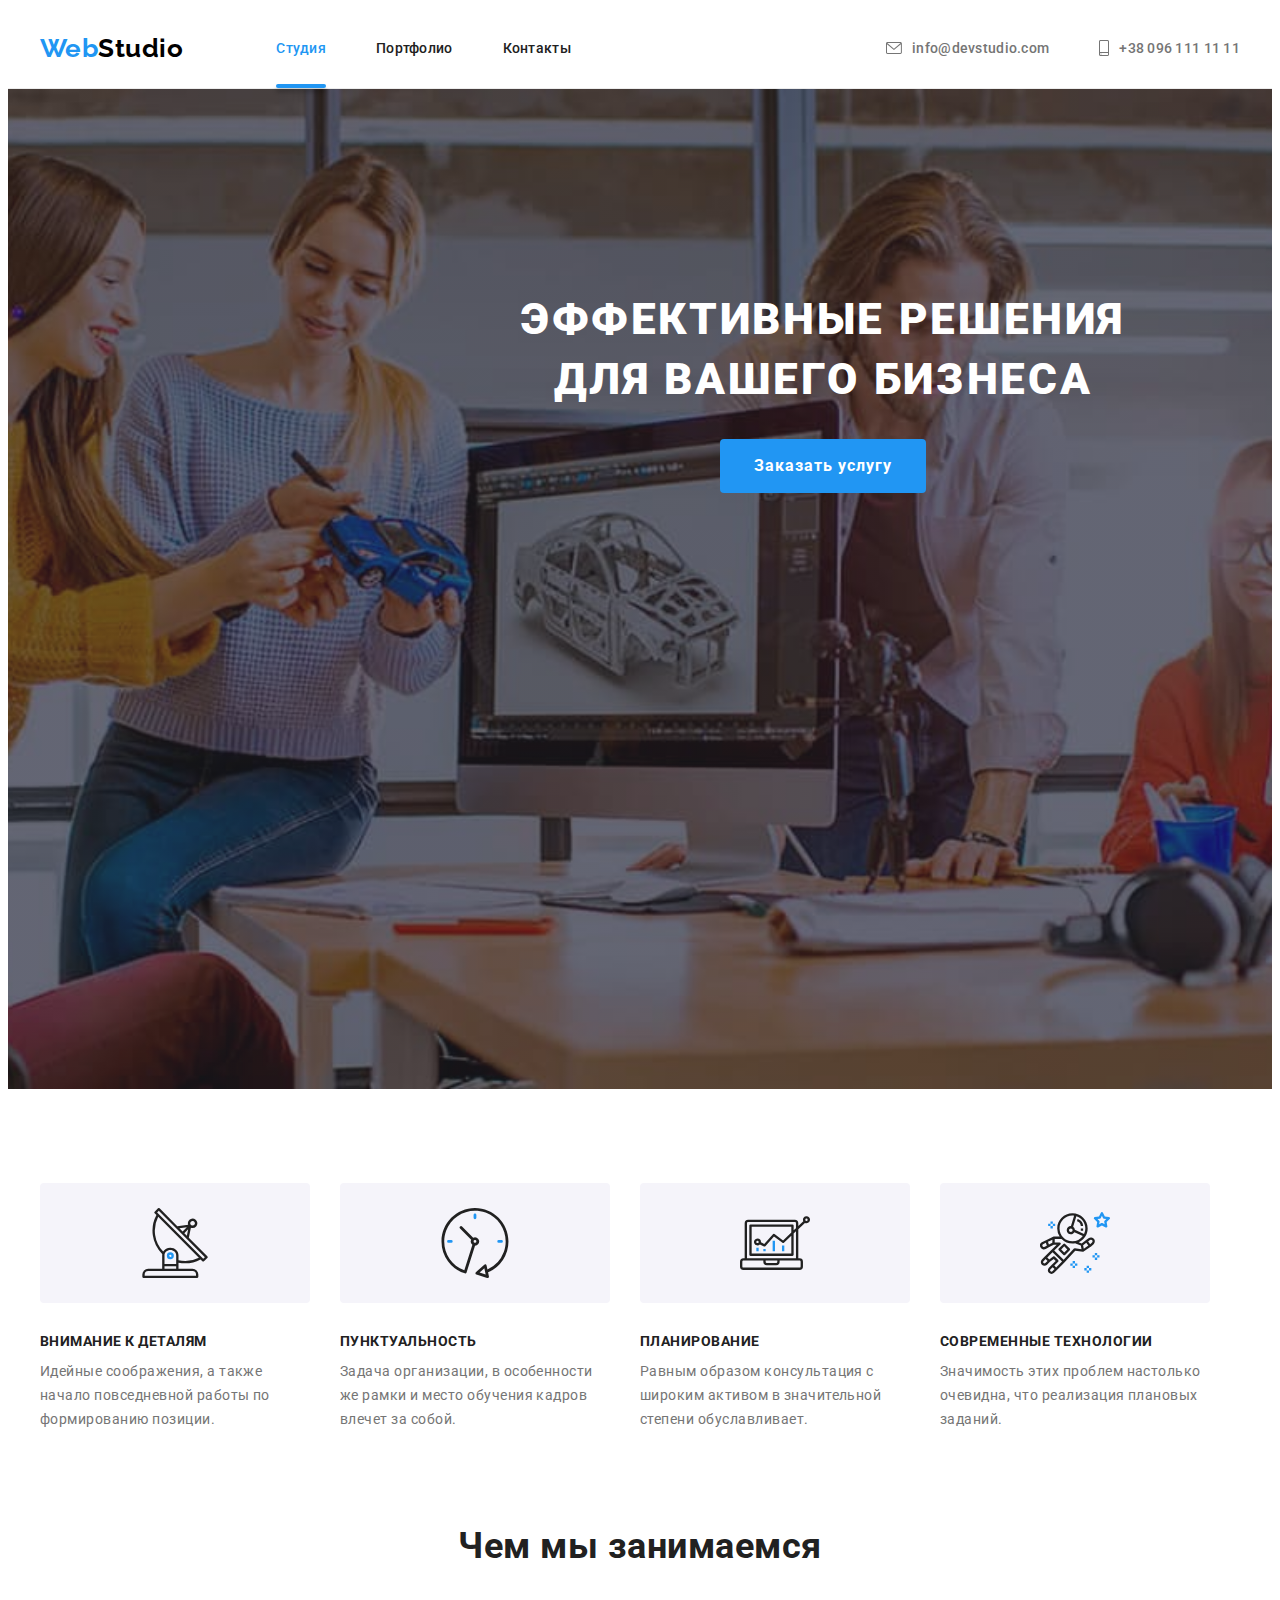
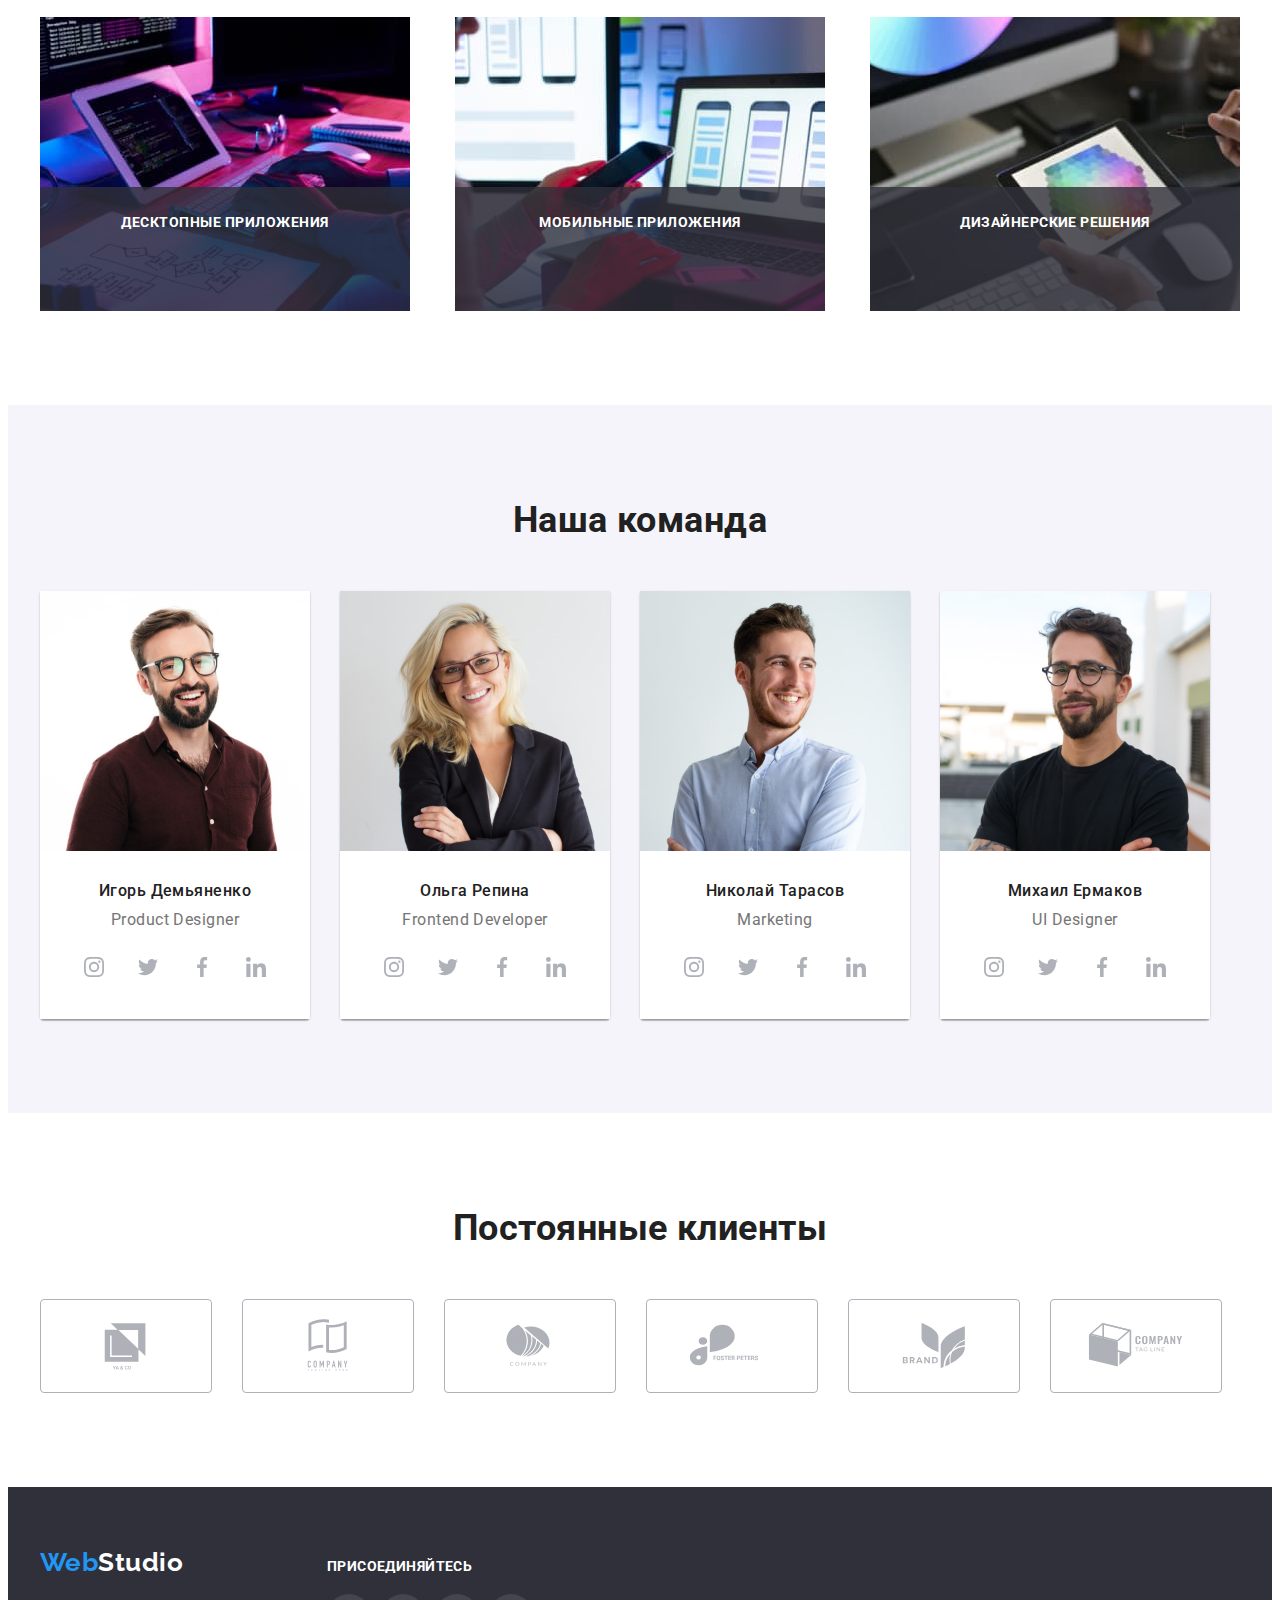
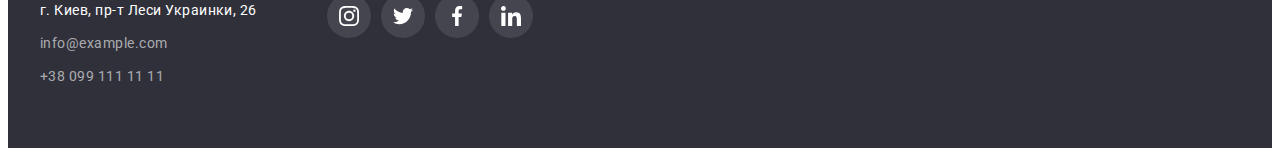
<file: index.html>
<!DOCTYPE html>
<html lang="ru">
  <head>
    <meta charset="UTF-8" />
    <meta http-equiv="X-UA-Compatible" content="IE=edge" />
    <meta name="viewport" content="width=device-width, initial-scale=1.0" />
    <title>WebStudio</title>
    <link rel="preconnect" href="https://fonts.googleapis.com" />
    <link rel="preconnect" href="https://fonts.gstatic.com" crossorigin />
    <link
      href="https://fonts.googleapis.com/css2?family=Raleway:wght@700&family=Roboto:wght@400;500;700;900&display=swap"
      rel="stylesheet"
    />
    <link
      rel="stylesheet"
      href="https://cdnjs.cloudflare.com/ajax/libs/modern-normalize/1.1.0/modern-normalize.min.css"
      integrity="sha512-wpPYUAdjBVSE4KJnH1VR1HeZfpl1ub8YT/NKx4PuQ5NmX2tKuGu6U/JRp5y+Y8XG2tV+wKQpNHVUX03MfMFn9Q=="
      crossorigin="anonymous"
      referrerpolicy="no-referrer"
    />
    <link rel="stylesheet" href="./css/styles.css" />
  </head>
  <body>
    <!-- Шапка -->
    <header class="head">
      <div class="container line">
        <nav class="navigation">
          <a class="logo link" href="./index.html" lang="en"
            ><span class="logo-color logo">Web</span>Studio</a
          >
          <ul class="head-list menu">
            <li class="list">
              <a class="head-title link current" href="./index.html">Студия</a>
            </li>
            <li class="list">
              <a class="head-title link" href="./portfolio.html">Портфолио</a>
            </li>
            <li class="list">
              <a class="head-title link" href="">Контакты</a>
            </li>
          </ul>
        </nav>
        <ul class="head-list">
          <li class="list">
            <a class="tel-mail link" href="mailto:info@devstudio.com">
              <svg class="head-icon" width="16" height="12">
                <use href="./images/icons.svg#icon-envelope"></use>
              </svg>
              info@devstudio.com</a
            >
          </li>
          <li class="list">
            <a class="tel-mail link icon-tel" href="tel:+380961111111">
              <svg class="head-icon" width="10" height="16">
                <use href="./images/icons.svg#icon-smartphone"></use>
              </svg>
              +38 096 111 11 11</a
            >
          </li>
        </ul>
      </div>
    </header>
    <main>
      <!-- Секция герой -->
      <section class="hero">
        <div class="container">
          <h1 class="hero-title">
            Эффективные решения <br />
            для вашего бизнеса
          </h1>
          <button class="hero-button" type="button" data-modal-open>
            Заказать услугу
          </button>
        </div>
      </section>
      <!-- Секция без заголовка -->
      <section class="values section">
        <div class="container">
          <h2 class="visually-hidden">Ценности нашей компании</h2>
          <ul class="values-list">
            <li class="list">
              <div class="values-icons">
                <svg width="70" height="70">
                  <use href="./images/icons.svg#icon-antenna"></use>
                </svg>
              </div>
              <h3 class="values-title sub-title">Внимание к деталям</h3>
              <p class="values-text">
                Идейные соображения, а также начало повседневной работы по
                формированию позиции.
              </p>
            </li>
            <li class="list">
              <div class="values-icons">
                <svg width="70" height="70">
                  <use href="./images/icons.svg#icon-clock"></use>
                </svg>
              </div>
              <h3 class="values-title sub-title">Пунктуальность</h3>
              <p class="values-text">
                Задача организации, в особенности же рамки и место обучения
                кадров влечет за собой.
              </p>
            </li>
            <li class="list">
              <div class="values-icons">
                <svg width="70" height="70">
                  <use href="./images/icons.svg#icon-diagram"></use>
                </svg>
              </div>
              <h3 class="values-title sub-title">Планирование</h3>
              <p class="values-text">
                Равным образом консультация с широким активом в значительной
                степени обуславливает.
              </p>
            </li>
            <li class="list">
              <div class="values-icons">
                <svg width="70" height="70">
                  <use href="./images/icons.svg#icon-astronaut"></use>
                </svg>
              </div>
              <h3 class="values-title sub-title">Современные технологии</h3>
              <p class="values-text">
                Значимость этих проблем настолько очевидна, что реализация
                плановых заданий.
              </p>
            </li>
          </ul>
        </div>
      </section>
      <!-- Чем занимаемся -->
      <section class="doing section">
        <div class="container">
          <h2 class="section-title">Чем мы занимаемся</h2>
          <ul class="doing-list">
            <li class="list">
              <img
                class="image"
                width="370"
                src="./images/img-1-section-2.jpg"
                alt="Изображение работы с планшетом и компьютером"
              />
              <h3 class="doing-title sub-title">Десктопные приложения</h3>
            </li>
            <li class="list">
              <img
                class="image"
                width="370"
                src="./images/img-2-section-2.jpg"
                alt="Изображение работы с ноутбуком и телефоном"
              />
              <h3 class="doing-title sub-title">Мобильные приложения</h3>
            </li>
            <li class="list">
              <img
                class="image"
                width="370"
                src="./images/img-3-section-2.jpg"
                alt="Изображение работы с планшетом"
              />
              <h3 class="doing-title sub-title">Дизайнерские решения</h3>
            </li>
          </ul>
        </div>
      </section>
      <!-- Наша команда -->
      <section class="team section">
        <div class="container">
          <h2 class="section-title">Наша команда</h2>
          <ul class="team-list">
            <li class="list">
              <img
                class="image"
                width="270"
                src="./images/img-product-designer.jpg"
                alt="Фото Игорь Демьяненко"
              />
              <div class="member-description">
                <h3 class="team-member-title">Игорь Демьяненко</h3>
                <p class="team-member-text" lang="en">Product Designer</p>
                <ul class="member-connect">
                  <li class="list">
                    <a
                      class="member-soc link"
                      href="https://www.instagram.com"
                      target="_blank"
                      rel="noopener noreferrer"
                    >
                      <svg class="member-icon" width="20" height="20">
                        <use href="./images/icons.svg#icon-instagram"></use>
                      </svg>
                    </a>
                  </li>
                  <li class="list">
                    <a
                      class="member-soc link"
                      href="https://www.twitter.com"
                      target="_blank"
                      rel="noopener noreferrer"
                    >
                      <svg class="member-icon" width="20" height="20">
                        <use href="./images/icons.svg#icon-twitter"></use>
                      </svg>
                    </a>
                  </li>
                  <li class="list">
                    <a
                      class="member-soc link"
                      href="https://www.facebook.com"
                      target="_blank"
                      rel="noopener noreferrer"
                    >
                      <svg class="member-icon" width="20" height="20">
                        <use href="./images/icons.svg#icon-facebook"></use>
                      </svg>
                    </a>
                  </li>
                  <li class="list">
                    <a
                      class="member-soc link"
                      href="https://www.linkedin.com"
                      target="_blank"
                      rel="noopener noreferrer"
                    >
                      <svg class="member-icon" width="20" height="20">
                        <use href="./images/icons.svg#icon-linkedin"></use>
                      </svg>
                    </a>
                  </li>
                </ul>
              </div>
            </li>
            <li class="list">
              <img
                class="image"
                width="270"
                src="./images/img-frontend-developer.jpg"
                alt="Фото Ольга Репина"
              />
              <div class="member-description">
                <h3 class="team-member-title">Ольга Репина</h3>
                <p class="team-member-text" lang="en">Frontend Developer</p>
                <ul class="member-connect">
                  <li class="list">
                    <a
                      class="member-soc link"
                      href="https://www.instagram.com"
                      target="_blank"
                      rel="noopener noreferrer"
                    >
                      <svg class="member-icon" width="20" height="20">
                        <use href="./images/icons.svg#icon-instagram"></use>
                      </svg>
                    </a>
                  </li>
                  <li class="list">
                    <a
                      class="member-soc link"
                      href="https://www.twitter.com"
                      target="_blank"
                      rel="noopener noreferrer"
                    >
                      <svg class="member-icon" width="20" height="20">
                        <use href="./images/icons.svg#icon-twitter"></use>
                      </svg>
                    </a>
                  </li>
                  <li class="list">
                    <a
                      class="member-soc link"
                      href="https://www.facebook.com"
                      target="_blank"
                      rel="noopener noreferrer"
                    >
                      <svg class="member-icon" width="20" height="20">
                        <use href="./images/icons.svg#icon-facebook"></use>
                      </svg>
                    </a>
                  </li>
                  <li class="list">
                    <a
                      class="member-soc link"
                      href="https://www.linkedin.com"
                      target="_blank"
                      rel="noopener noreferrer"
                    >
                      <svg class="member-icon" width="20" height="20">
                        <use href="./images/icons.svg#icon-linkedin"></use>
                      </svg>
                    </a>
                  </li>
                </ul>
              </div>
            </li>
            <li class="list">
              <img
                class="image"
                width="270"
                src="./images/img-marketing.jpg"
                alt="Фото Николай Тарасов"
              />
              <div class="member-description">
                <h3 class="team-member-title">Николай Тарасов</h3>
                <p class="team-member-text" lang="en">Marketing</p>
                <ul class="member-connect">
                  <li class="list">
                    <a
                      class="member-soc link"
                      href="https://www.instagram.com"
                      target="_blank"
                      rel="noopener noreferrer"
                    >
                      <svg class="member-icon" width="20" height="20">
                        <use href="./images/icons.svg#icon-instagram"></use>
                      </svg>
                    </a>
                  </li>
                  <li class="list">
                    <a
                      class="member-soc link"
                      href="https://www.twitter.com"
                      target="_blank"
                      rel="noopener noreferrer"
                    >
                      <svg class="member-icon" width="20" height="20">
                        <use href="./images/icons.svg#icon-twitter"></use>
                      </svg>
                    </a>
                  </li>
                  <li class="list">
                    <a
                      class="member-soc link"
                      href="https://www.facebook.com"
                      target="_blank"
                      rel="noopener noreferrer"
                    >
                      <svg class="member-icon" width="20" height="20">
                        <use href="./images/icons.svg#icon-facebook"></use>
                      </svg>
                    </a>
                  </li>
                  <li class="list">
                    <a
                      class="member-soc link"
                      href="https://www.linkedin.com"
                      target="_blank"
                      rel="noopener noreferrer"
                    >
                      <svg class="member-icon" width="20" height="20">
                        <use href="./images/icons.svg#icon-linkedin"></use>
                      </svg>
                    </a>
                  </li>
                </ul>
              </div>
            </li>
            <li class="list">
              <img
                class="image"
                width="270"
                src="./images/img-ui-designer.jpg"
                alt="Фото Михаил Ермаков"
              />
              <div class="member-description">
                <h3 class="team-member-title">Михаил Ермаков</h3>
                <p class="team-member-text" lang="en">UI Designer</p>
                <ul class="member-connect">
                  <li class="list">
                    <a
                      class="member-soc link"
                      href="https://www.instagram.com"
                      target="_blank"
                      rel="noopener noreferrer"
                    >
                      <svg class="member-icon" width="20" height="20">
                        <use href="./images/icons.svg#icon-instagram"></use>
                      </svg>
                    </a>
                  </li>
                  <li class="list">
                    <a
                      class="member-soc link"
                      href="https://www.twitter.com"
                      target="_blank"
                      rel="noopener noreferrer"
                    >
                      <svg class="member-icon" width="20" height="20">
                        <use href="./images/icons.svg#icon-twitter"></use>
                      </svg>
                    </a>
                  </li>
                  <li class="list">
                    <a
                      class="member-soc link"
                      href="https://www.facebook.com"
                      target="_blank"
                      rel="noopener noreferrer"
                    >
                      <svg class="member-icon" width="20" height="20">
                        <use href="./images/icons.svg#icon-facebook"></use>
                      </svg>
                    </a>
                  </li>
                  <li class="list">
                    <a
                      class="member-soc link"
                      href="https://www.linkedin.com"
                      target="_blank"
                      rel="noopener noreferrer"
                    >
                      <svg class="member-icon" width="20" height="20">
                        <use href="./images/icons.svg#icon-linkedin"></use>
                      </svg>
                    </a>
                  </li>
                </ul>
              </div>
            </li>
          </ul>
        </div>
      </section>
      <!-- Постоянные клиенты -->
      <section class="section">
        <div class="container">
          <h2 class="section-title">Постоянные клиенты</h2>
          <ul class="client-list">
            <li class="list">
              <a
                class="client link"
                href=""
                target="_blank"
                rel="noopener noreferrer"
              >
                <svg class="client-icon" width="106" height="60">
                  <use href="./images/icons.svg#icon-Logo-1"></use>
                </svg>
              </a>
            </li>
            <li class="list">
              <a
                class="client link"
                href=""
                target="_blank"
                rel="noopener noreferrer"
              >
                <svg class="client-icon" width="106" height="60">
                  <use href="./images/icons.svg#icon-Logo-2"></use>
                </svg>
              </a>
            </li>
            <li class="list">
              <a
                class="client link"
                href=""
                target="_blank"
                rel="noopener noreferrer"
              >
                <svg class="client-icon" width="106" height="60">
                  <use href="./images/icons.svg#icon-Logo-3"></use>
                </svg>
              </a>
            </li>
            <li class="list">
              <a
                class="client link"
                href=""
                target="_blank"
                rel="noopener noreferrer"
              >
                <svg class="client-icon" width="106" height="60">
                  <use href="./images/icons.svg#icon-Logo-4"></use>
                </svg>
              </a>
            </li>
            <li class="list">
              <a
                class="client link"
                href=""
                target="_blank"
                rel="noopener noreferrer"
              >
                <svg class="client-icon" width="106" height="60">
                  <use href="./images/icons.svg#icon-Logo-5"></use>
                </svg>
              </a>
            </li>
            <li class="list">
              <a
                class="client link"
                href=""
                target="_blank"
                rel="noopener noreferrer"
              >
                <svg class="client-icon" width="106" height="60">
                  <use href="./images/icons.svg#icon-Logo-6"></use>
                </svg>
              </a>
            </li>
          </ul>
        </div>
      </section>
    </main>
    <!-- Подвал -->
    <footer class="foot">
      <div class="container">
        <div class="address">
          <a class="logo link" href="./index.html" lang="en"
            ><span class="logo-color logo">Web</span>Studio</a
          >
          <address class="foot-address">
            г. Киев, пр-т Леси Украинки, 26
            <a class="foot-tel-mail" href="mailto:info@example.com"
              >info@example.com</a
            >
            <a class="foot-tel-mail" href="tel:+380991111111"
              >+38 099 111 11 11</a
            >
          </address>
        </div>
        <div class="join">
          <h3 class="join-title">Присоединяйтесь</h3>
          <ul class="join-list">
            <li class="list">
              <a
                class="join-soc link"
                href="https://www.instagram.com"
                target="_blank"
                rel="noopener noreferrer"
              >
                <svg class="join-icon" width="20" height="20">
                  <use href="./images/icons.svg#icon-instagram"></use>
                </svg>
              </a>
            </li>
            <li class="list">
              <a
                class="join-soc link"
                href="https://www.twitter.com"
                target="_blank"
                rel="noopener noreferrer"
              >
                <svg class="join-icon" width="20" height="20">
                  <use href="./images/icons.svg#icon-twitter"></use>
                </svg>
              </a>
            </li>
            <li class="list">
              <a
                class="join-soc link"
                href="https://www.facebook.com"
                target="_blank"
                rel="noopener noreferrer"
              >
                <svg class="join-icon" width="20" height="20">
                  <use href="./images/icons.svg#icon-facebook"></use>
                </svg>
              </a>
            </li>
            <li class="list">
              <a
                class="join-soc link"
                href="https://www.linkedin.com"
                target="_blank"
                rel="noopener noreferrer"
              >
                <svg class="join-icon" width="20" height="20">
                  <use href="./images/icons.svg#icon-linkedin"></use>
                </svg>
              </a>
            </li>
          </ul>
        </div>
      </div>
    </footer>
    <div class="overlay is-hidden" data-modal>
      <div class="modal">
        <button class="modal-button" type="button" data-modal-close>
          <svg width="18" height="18">
            <use href="./images/icons.svg#icon-close"></use>
          </svg>
        </button>
      </div>
    </div>
    <script src="./js/modal.js"></script>
  </body>
</html>
</file>
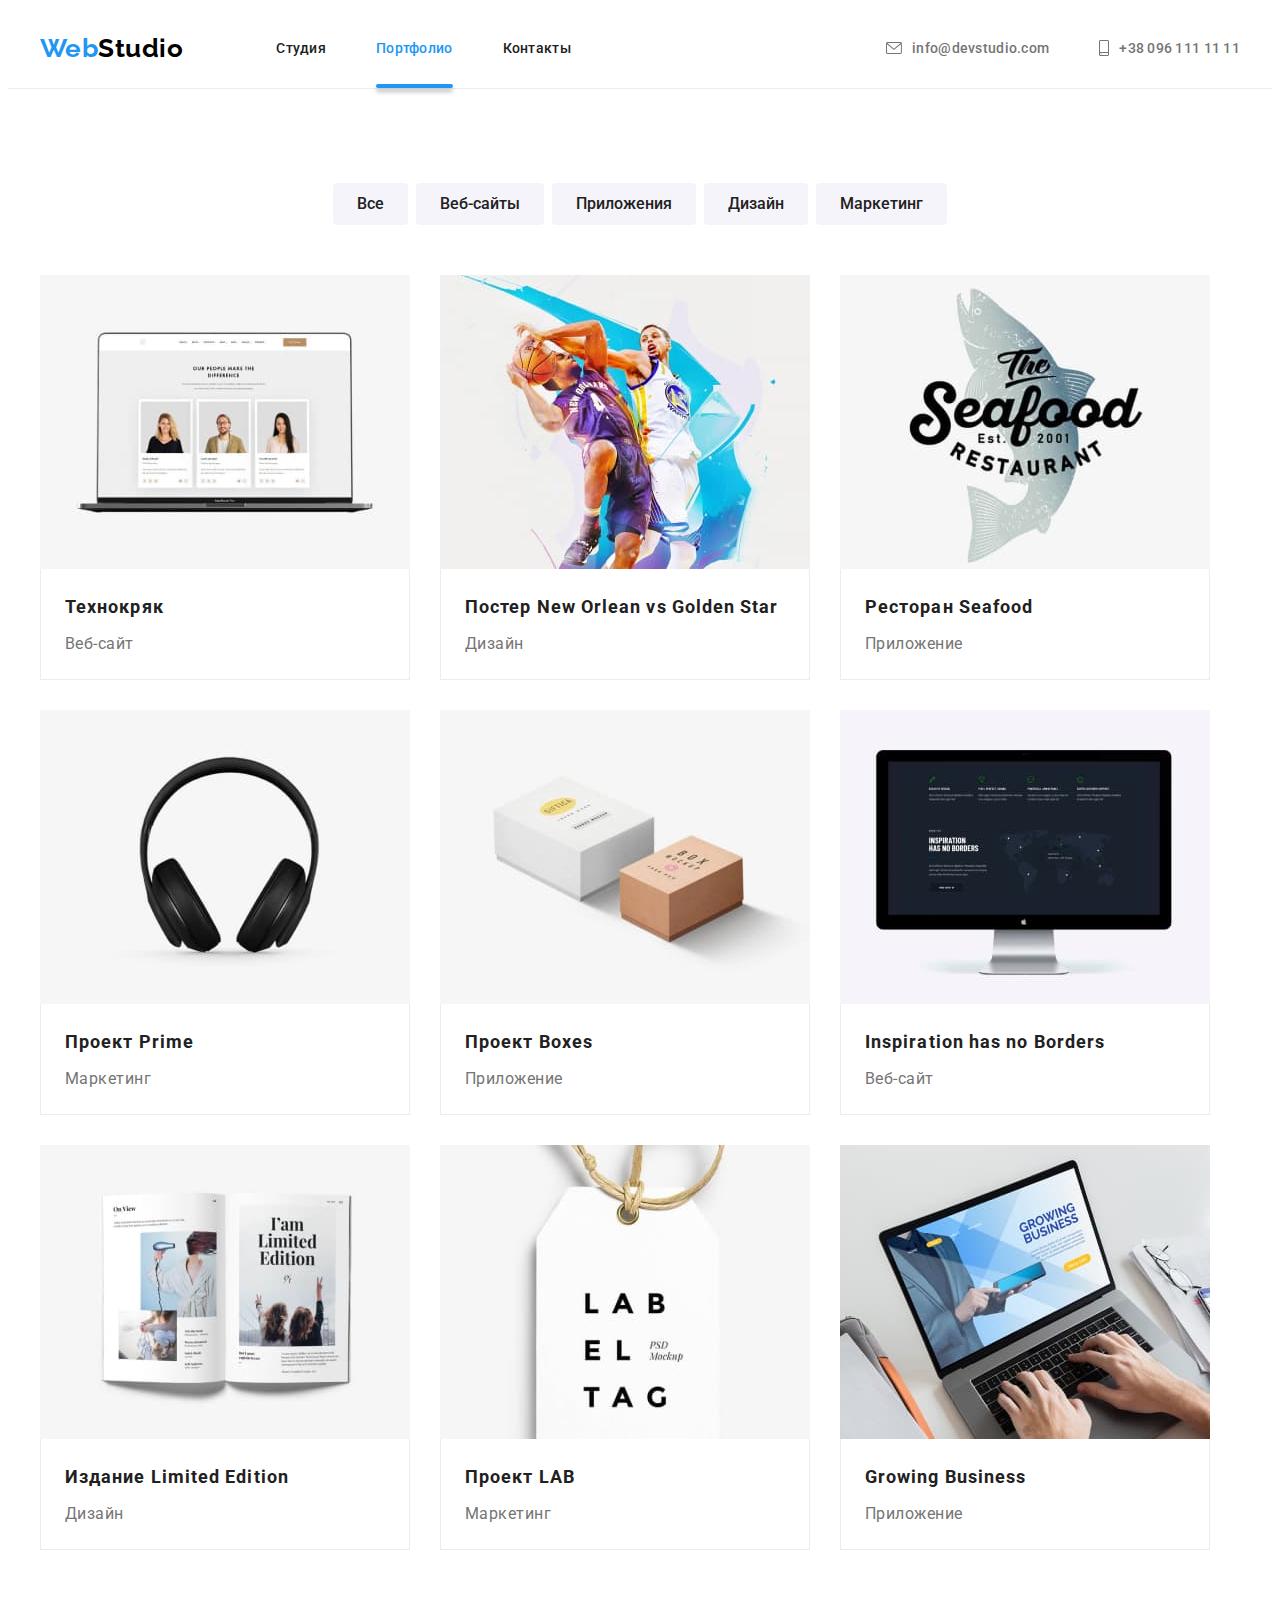
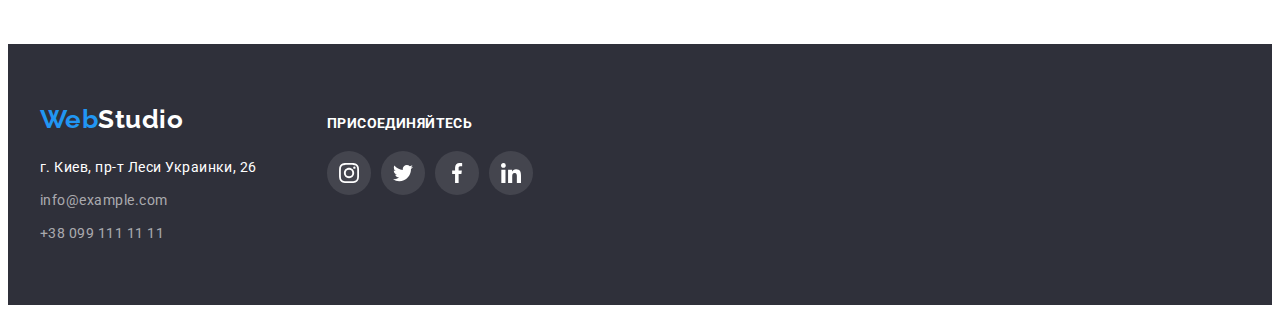
<file: portfolio.html>
<!DOCTYPE html>
<html lang="ru">
  <head>
    <meta charset="UTF-8" />
    <meta http-equiv="X-UA-Compatible" content="IE=edge" />
    <meta name="viewport" content="width=device-width, initial-scale=1.0" />
    <title>WebStudio Portfolio</title>
    <link rel="preconnect" href="https://fonts.googleapis.com" />
    <link rel="preconnect" href="https://fonts.gstatic.com" crossorigin />
    <link
      href="https://fonts.googleapis.com/css2?family=Raleway:wght@700&family=Roboto:wght@400;500;700;900&display=swap"
      rel="stylesheet"
    />
    <link
      rel="stylesheet"
      href="https://cdnjs.cloudflare.com/ajax/libs/modern-normalize/1.1.0/modern-normalize.min.css"
      integrity="sha512-wpPYUAdjBVSE4KJnH1VR1HeZfpl1ub8YT/NKx4PuQ5NmX2tKuGu6U/JRp5y+Y8XG2tV+wKQpNHVUX03MfMFn9Q=="
      crossorigin="anonymous"
      referrerpolicy="no-referrer"
    />
    <link rel="stylesheet" href="./css/styles.css" />
  </head>
  <body>
    <!-- Шапка -->
    <header class="head">
      <div class="container line">
        <nav class="navigation">
          <a class="logo link" href="./index.html" lang="en"
            ><span class="logo-color logo">Web</span>Studio</a
          >
          <ul class="head-list menu">
            <li class="list">
              <a class="head-title link" href="./index.html">Студия</a>
            </li>
            <li class="list">
              <a class="head-title link current" href="./portfolio.html"
                >Портфолио</a
              >
            </li>
            <li class="list">
              <a class="head-title link" href="">Контакты</a>
            </li>
          </ul>
        </nav>
        <ul class="head-list">
          <li class="list">
            <a class="tel-mail link" href="mailto:info@devstudio.com">
              <svg class="head-icon" width="16" height="12">
                <use href="./images/icons.svg#icon-envelope"></use>
              </svg>
              info@devstudio.com</a
            >
          </li>
          <li class="list">
            <a class="tel-mail link icon-tel" href="tel:+380961111111">
              <svg class="head-icon" width="10" height="16">
                <use href="./images/icons.svg#icon-smartphone"></use>
              </svg>
              +38 096 111 11 11</a
            >
          </li>
        </ul>
      </div>
    </header>
    <main>
      <section class="work section">
        <div class="container">
          <!-- Фильтр по работам -->
          <ul class="work-filter">
            <li class="list">
              <button class="portfolio-button" type="button">Все</button>
            </li>
            <li class="list">
              <button class="portfolio-button" type="button">Веб-сайты</button>
            </li>
            <li class="list">
              <button class="portfolio-button" type="button">Приложения</button>
            </li>
            <li class="list">
              <button class="portfolio-button" type="button">Дизайн</button>
            </li>
            <li class="list">
              <button class="portfolio-button" type="button">Маркетинг</button>
            </li>
          </ul>
          <!-- Образцы работ -->
          <h1 class="visually-hidden">Образцы выполненных поектов</h1>
          <ul class="work-list">
            <li class="list">
              <a class="link" href=""
                ><div class="work-img-wrapper">
                  <img
                    class="image"
                    width="370"
                    src="./images/portfolio/img-techno.jpg"
                    alt="Фото экрана ноутбука"
                  />
                  <p class="work-ower-text">
                    Ресурс предлагает комплексные предложения с разным уровнем
                    функционала и сервисов. Все это позволит посетителю получить
                    исчерпывающие сведения о компании или частном лице.
                  </p>
                </div>
                <div class="work-card">
                  <h2 class="work-title">Технокряк</h2>
                  <p class="work-text">Веб-сайт</p>
                </div></a
              >
            </li>
            <li class="list">
              <a class="link" href=""
                ><div class="work-img-wrapper">
                  <img
                    class="image"
                    width="370"
                    src="./images/portfolio/img-neworleanvsgoldenstar.jpg"
                    alt="Изображение два баскетболиста с мячом"
                  />
                  <p class="work-ower-text">
                    Ресурс предлагает комплексные предложения с разным уровнем
                    функционала и сервисов. Все это позволит посетителю получить
                    исчерпывающие сведения о компании или частном лице.
                  </p>
                </div>
                <div class="work-card">
                  <h2 class="work-title">
                    Постер <span lang="en">New Orlean vs Golden Star</span>
                  </h2>
                  <p class="work-text">Дизайн</p>
                </div></a
              >
            </li>
            <li class="list">
              <a class="link" href=""
                ><div class="work-img-wrapper">
                  <img
                    class="image"
                    width="370"
                    src="./images/portfolio/img-seafood.jpg"
                    alt="Изображение логотип рыба"
                  />
                  <p class="work-ower-text">
                    Ресурс предлагает комплексные предложения с разным уровнем
                    функционала и сервисов. Все это позволит посетителю получить
                    исчерпывающие сведения о компании или частном лице.
                  </p>
                </div>
                <div class="work-card">
                  <h2 class="work-title">
                    Ресторан <span lang="en">Seafood</span>
                  </h2>
                  <p class="work-text">Приложение</p>
                </div></a
              >
            </li>
            <li class="list">
              <a class="link" href=""
                ><div class="work-img-wrapper">
                  <img
                    class="image"
                    width="370"
                    src="./images/portfolio/img-prime.jpg"
                    alt="Фото наушники"
                  />
                  <p class="work-ower-text">
                    Ресурс предлагает комплексные предложения с разным уровнем
                    функционала и сервисов. Все это позволит посетителю получить
                    исчерпывающие сведения о компании или частном лице.
                  </p>
                </div>
                <div class="work-card">
                  <h2 class="work-title">
                    Проект <span lang="en">Prime</span>
                  </h2>
                  <p class="work-text">Маркетинг</p>
                </div></a
              >
            </li>
            <li class="list">
              <a class="link" href=""
                ><div class="work-img-wrapper">
                  <img
                    class="image"
                    width="370"
                    src="./images/portfolio/img-boxes.jpg"
                    alt="Фото две коробки"
                  />
                  <p class="work-ower-text">
                    Ресурс предлагает комплексные предложения с разным уровнем
                    функционала и сервисов. Все это позволит посетителю получить
                    исчерпывающие сведения о компании или частном лице.
                  </p>
                </div>
                <div class="work-card">
                  <h2 class="work-title">
                    Проект <span lang="en">Boxes</span>
                  </h2>
                  <p class="work-text">Приложение</p>
                </div></a
              >
            </li>
            <li class="list">
              <a class="link" href=""
                ><div class="work-img-wrapper">
                  <img
                    class="image"
                    width="370"
                    src="./images/portfolio/img-inspirationhasnoborders.jpg"
                    alt="Фото монитор компьютера"
                  />
                  <p class="work-ower-text">
                    Ресурс предлагает комплексные предложения с разным уровнем
                    функционала и сервисов. Все это позволит посетителю получить
                    исчерпывающие сведения о компании или частном лице.
                  </p>
                </div>
                <div class="work-card">
                  <h2 class="work-title" lang="en">
                    Inspiration has no Borders
                  </h2>
                  <p class="work-text">Веб-сайт</p>
                </div></a
              >
            </li>
            <li class="list">
              <a class="link" href=""
                ><div class="work-img-wrapper">
                  <img
                    class="image"
                    width="370"
                    src="./images/portfolio/img-limitededition.jpg"
                    alt="Фото журнал"
                  />
                  <p class="work-ower-text">
                    Ресурс предлагает комплексные предложения с разным уровнем
                    функционала и сервисов. Все это позволит посетителю получить
                    исчерпывающие сведения о компании или частном лице.
                  </p>
                </div>
                <div class="work-card">
                  <h2 class="work-title">
                    Издание <span lang="en">Limited Edition</span>
                  </h2>
                  <p class="work-text">Дизайн</p>
                </div></a
              >
            </li>
            <li class="list">
              <a class="link" href=""
                ><div class="work-img-wrapper">
                  <img
                    class="image"
                    width="370"
                    src="./images/portfolio/img-lab.jpg"
                    alt="Фото бирка с логотипом"
                  />
                  <p class="work-ower-text">
                    Ресурс предлагает комплексные предложения с разным уровнем
                    функционала и сервисов. Все это позволит посетителю получить
                    исчерпывающие сведения о компании или частном лице.
                  </p>
                </div>
                <div class="work-card">
                  <h2 class="work-title">Проект <span lang="en">LAB</span></h2>
                  <p class="work-text">Маркетинг</p>
                </div></a
              >
            </li>
            <li class="list">
              <a class="link" href=""
                ><div class="work-img-wrapper">
                  <img
                    class="image"
                    width="370"
                    src="./images/portfolio/img-growingbusiness.jpg"
                    alt="Фото работа за ноутбуком"
                  />
                  <p class="work-ower-text">
                    Ресурс предлагает комплексные предложения с разным уровнем
                    функционала и сервисов. Все это позволит посетителю получить
                    исчерпывающие сведения о компании или частном лице.
                  </p>
                </div>
                <div class="work-card">
                  <h2 class="work-title" lang="en">Growing Business</h2>
                  <p class="work-text">Приложение</p>
                </div></a
              >
            </li>
          </ul>
        </div>
      </section>
    </main>
    <!-- Подвал -->
    <footer class="foot">
      <div class="container">
        <div class="address">
          <a class="logo link" href="./index.html" lang="en"
            ><span class="logo-color logo">Web</span>Studio</a
          >
          <address class="foot-address">
            г. Киев, пр-т Леси Украинки, 26
            <a class="foot-tel-mail" href="mailto:info@example.com"
              >info@example.com</a
            >
            <a class="foot-tel-mail" href="tel:+380991111111"
              >+38 099 111 11 11</a
            >
          </address>
        </div>
        <div class="join">
          <h3 class="join-title">Присоединяйтесь</h3>
          <ul class="join-list">
            <li class="list">
              <a
                class="join-soc link"
                href="https://www.instagram.com"
                target="_blank"
                rel="noopener noreferrer"
              >
                <svg class="join-icon" width="20" height="20">
                  <use href="./images/icons.svg#icon-instagram"></use>
                </svg>
              </a>
            </li>
            <li class="list">
              <a
                class="join-soc link"
                href="https://www.twitter.com"
                target="_blank"
                rel="noopener noreferrer"
              >
                <svg class="join-icon" width="20" height="20">
                  <use href="./images/icons.svg#icon-twitter"></use>
                </svg>
              </a>
            </li>
            <li class="list">
              <a
                class="join-soc link"
                href="https://www.facebook.com"
                target="_blank"
                rel="noopener noreferrer"
              >
                <svg class="join-icon" width="20" height="20">
                  <use href="./images/icons.svg#icon-facebook"></use>
                </svg>
              </a>
            </li>
            <li class="list">
              <a
                class="join-soc link"
                href="https://www.linkedin.com"
                target="_blank"
                rel="noopener noreferrer"
              >
                <svg class="join-icon" width="20" height="20">
                  <use href="./images/icons.svg#icon-linkedin"></use>
                </svg>
              </a>
            </li>
          </ul>
        </div>
      </div>
    </footer>
  </body>
</html>
</file>
<file: css/styles.css>
/* Основной цвет текста  #757575*/
/* Цвет текста заголовков #212121 */
/* Цвет текста адреса (почта и тел) rgba(255, 255, 255, 0.6) */
/* Цвет текста при активности #2196F3 */

/* Reset */
:root {
  --title-color: #212121;
  --main-text-color: #757575;
  --activ-text-color: #2196f3;
  --icon-fill: #afb1b8;
  --trans-duration: 250ms;
  --trans-time-function: cubic-bezier(0.4, 0, 0.2, 1);
}

body {
  color: var(--main-text-color);
  background-color: #ffffff;
  font-family: "Roboto", sans-serif;
  letter-spacing: 0.03em;
}

h1,
h2,
h3,
ul,
p {
  margin: 0;
}

ul {
  margin: 0;
  padding-left: 0;
}

.link {
  text-decoration: none;
}

.list {
  list-style: none;
}

.container {
  width: 1200px;
  margin-left: auto;
  margin-right: auto;
  padding: 0 15px;
}

/* Хедер */

.head-title {
  color: var(--title-color);
  font-weight: 500;
  font-size: 14px;
  line-height: calc(16 / 14);
  letter-spacing: 0.02em;
  display: block;
  padding: 32px 0;
  transition: color var(--trans-duration) var(--trans-time-function);
}

.head-list {
  display: flex;
  align-items: center;
}

.head-list .list {
  display: flex;
  align-items: center;
}

.head .list:not(:last-child) {
  margin-right: 50px;
}

.menu {
  margin-left: 93px;
}

.navigation {
  display: flex;
  align-items: center;
}

.line {
  display: flex;
  justify-content: space-between;
  align-items: center;
}

.logo {
  color: #000000;
  font-family: "Raleway", sans-serif;
  font-weight: 700;
  font-size: 26px;
  line-height: calc(31 / 26);
}

.logo-color {
  color: #2196f3;
}

.tel-mail {
  color: var(--main-text-color);
  font-weight: 500;
  font-size: 14px;
  line-height: calc(16 / 14);
  letter-spacing: 0.02em;
  display: flex;
  transition: color var(--trans-duration) var(--trans-time-function);
}

.head-icon {
  margin-right: 10px;
  fill: var(--main-text-color);
  display: inline-flex;
  justify-content: center;
  align-self: center;
  transition: fill var(--trans-duration) var(--trans-time-function);
}

.head-title:hover,
.head-title:focus,
.head .tel-mail:hover,
.head .tel-mail:focus,
.foot-tel-mail:hover,
.foot-tel-mail:focus {
  color: var(--activ-text-color);
}

.tel-mail:hover > .head-icon,
.tel-mail:focus > .head-icon {
  fill: var(--activ-text-color);
}

.head-list .link.current {
  color: var(--activ-text-color);
}

.current {
  position: relative;
}

.current::after {
  content: "";
  position: absolute;
  height: 4px;
  width: 100%;
  background-color: var(--activ-text-color);
  border-radius: 2px;
  box-shadow: 0px 4px 4px rgba(0, 0, 0, 0.25);
  left: 0;
  bottom: 0;
}

.head {
  border-bottom: 1px solid #ececec;
}

/* Герой */

.hero {
  height: 600px;
  max-width: 1600px;
  background: #c4c4c4;
  padding: 200px;
  margin: 0 auto;
  text-align: center;
  background-image: linear-gradient(
      to right,
      rgba(47, 48, 58, 0.4),
      rgba(47, 48, 58, 0.4)
    ),
    url("../images/icons/Img-bg-hero.jpg");
  background-size: cover;
  background-position: center;
}

.hero-title {
  color: #ffffff;
  text-transform: uppercase;
  font-weight: 900;
  font-size: 44px;
  line-height: calc(60 / 44);
  letter-spacing: 0.06em;
  margin-bottom: 30px;
}

/* Кнопки */

.hero-button {
  background-color: var(--activ-text-color);
  color: #ffffff;
  font-family: inherit;
  font-style: inherit;
  font-weight: 700;
  font-size: 16px;
  line-height: calc(30 / 16);
  letter-spacing: 0.06em;
  cursor: pointer;
  display: inline-block;
  border-color: transparent;
  padding: 10px 32px;
  border-radius: 4px;
  min-width: 200px;
  transition: background-color var(--trans-duration) var(--trans-time-function);
}

.portfolio-button {
  font-family: inherit;
  font-style: inherit;
  font-weight: 500;
  font-size: 16px;
  line-height: calc(26 / 16);
  color: #212121;
  background-color: #f5f4fa;
  cursor: pointer;
  display: inline-block;
  padding: 6px 22px;
  border-radius: 4px;
  min-width: 73px;
  border-color: transparent;
  transition: color var(--trans-duration) var(--trans-time-function),
    background-color var(--trans-duration) var(--trans-time-function),
    box-shadow var(--trans-duration) var(--trans-time-function);
}

.hero-button:hover,
.hero-button:focus {
  background-color: #188ce8;
}

.portfolio-button:hover,
.portfolio-button:focus {
  color: #ffffff;
  background-color: var(--activ-text-color);
  box-shadow: 0px 3px 1px rgba(0, 0, 0, 0.1), 0px 1px 2px rgba(0, 0, 0, 0.08),
    0px 2px 2px rgba(0, 0, 0, 0.12);
}

.section {
  padding: 94px 0;
}

/* Ценности  */

.visually-hidden {
  position: absolute;
  white-space: nowrap;
  width: 1px;
  height: 1px;
  overflow: hidden;
  border: 0;
  padding: 0;
  clip: rect(0 0 0 0);
  clip-path: inset(50%);
  margin: -1px;
}

.values-list {
  display: flex;
}

.values {
  padding-bottom: 0;
}

.values-list .list {
  width: 270px;
}

.values-icons {
  height: 120px;
  background: #f5f4fa;
  border-radius: 4px;
  display: flex;
  justify-content: center;
  align-items: center;
  margin-bottom: 30px;
}

.values-list .list:not(:last-child) {
  margin-right: 30px;
}

.values-title {
  color: var(--title-color);
  margin-bottom: 10px;
}

.sub-title {
  font-size: 14px;
  line-height: calc(16 / 14);
  text-transform: uppercase;
}

.values-text {
  font-size: 14px;
  line-height: calc(24 / 14);
  color: var(--main-text-color);
}

/* Чем мы занимаемся */

.doing-list {
  display: flex;
  justify-content: space-between;
}

.section-title {
  font-size: 36px;
  line-height: calc(42 / 36);
  text-align: center;
  color: var(--title-color);
  margin-bottom: 50px;
}

.doing-title {
  position: absolute;
  left: 0;
  bottom: 0;
  width: 100%;
  color: #ffffff;
  background: rgba(47, 48, 58, 0.8);
  height: 70px;
  text-align: center;
  padding: 27px 0;
}

.doing-list > .list {
  position: relative;
}

/*Наша команда */

.team {
  background-color: #f5f4fa;
}

.team-list {
  display: flex;
  gap: 30px;
}

.team-list > .list {
  box-shadow: 0px 1px 3px rgba(0, 0, 0, 0.12), 0px 1px 1px rgba(0, 0, 0, 0.14),
    0px 2px 1px rgba(0, 0, 0, 0.2);
  border-radius: 0px 0px 4px 4px;
}

.team-member-title {
  font-weight: 500;
  font-size: 16px;
  line-height: calc(19 / 16);
  text-align: center;
  color: var(--title-color);
  margin-bottom: 10px;
}

.team-member-text {
  font-size: 16px;
  line-height: calc(19 / 16);
  text-align: center;
  color: var(--main-text-color);
  margin-bottom: 16px;
}

.member-description {
  background-color: #ffffff;
  padding: 30px 0;
}

.member-soc {
  width: 44px;
  height: 44px;
  border-radius: 50%;
  display: flex;
  justify-content: center;
  align-items: center;
  transition: background-color var(--trans-duration) var(--trans-time-function);
}

.member-icon {
  fill: var(--icon-fill);
  transition: fill var(--trans-duration) var(--trans-time-function);
}

.member-soc:hover,
.member-soc:focus {
  background-color: var(--activ-text-color);
}

.member-soc:hover > .member-icon,
.member-soc:focus > .member-icon {
  fill: #ffffff;
}

.member-connect {
  display: flex;
  justify-content: center;
  gap: 10px;
}

.image {
  display: block;
}

.client-list {
  display: flex;
  gap: 30px;
}

.client-icon {
  fill: var(--icon-fill);
  transition: fill var(--trans-duration) var(--trans-time-function);
}

.client {
  display: flex;
  justify-content: center;
  align-items: center;
  width: 170px;
  height: 92px;
  border: 1px solid #afb1b8;
  border-radius: 4px;
  transition: border-color var(--trans-duration) var(--trans-time-function);
}

.client:hover > .client-icon,
.client:focus > .client-icon {
  fill: var(--activ-text-color);
}

.client:hover,
.client:focus {
  cursor: pointer;
  border-color: var(--activ-text-color);
}

/* Образцы работ портфолио */

.work-filter {
  margin-bottom: 50px;
  display: flex;
  justify-content: center;
}

.work-filter .list:not(:last-child) {
  margin-right: 8px;
}

.work-list {
  display: flex;
  flex-wrap: wrap;
}

.work-list .link:hover,
.work-list .link:focus {
  box-shadow: 0px 1px 1px rgba(0, 0, 0, 0.12), 0px 4px 4px rgba(0, 0, 0, 0.06),
    1px 4px 6px rgba(0, 0, 0, 0.16);
  cursor: pointer;
}

.work-list .list {
  width: 370px;
  margin-right: 30px;
  margin-bottom: 30px;
}

.work-list .list:nth-child(3n) {
  margin-right: 0;
}

.work-list .list:nth-last-child(-n + 3) {
  margin-bottom: 0;
}

.work-title {
  font-size: 18px;
  line-height: calc(36 / 18);
  letter-spacing: 0.06em;
  color: var(--title-color);
  margin-bottom: 4px;
}

.work-text {
  font-size: 16px;
  line-height: calc(30 / 16);
  color: var(--main-text-color);
}

.work-list .link {
  display: inline-block;
  transition: box-shadow var(--trans-duration) var(--trans-time-function);
}

.work-img-wrapper {
  position: relative;
  overflow: hidden;
}

.work-ower-text {
  position: absolute;
  top: 0;
  left: 0;
  height: 100%;
  font-size: 18px;
  line-height: calc(28 / 18);
  letter-spacing: 0.03em;
  padding: 63px 24px;
  color: #ffffff;
  background-color: rgba(33, 150, 243, 0.9);
  transform: translateY(100%);
  transition: transform var(--trans-duration) var(--trans-time-function);
}

.work-list .link:hover .work-ower-text,
.work-list .link:focus .work-ower-text {
  transform: translateY(0);
}

.work-card {
  border: 1px solid #ececec;
  border-top: none;
  padding: 20px 24px;
}

/* Футер */

.foot {
  background-color: #2f303a;
  padding: 60px 0;
}

.foot .link {
  color: #ffffff;
}

.foot.logo {
  display: inline-block;
}

.foot-address {
  font-style: normal;
  text-decoration: none;
  font-size: 14px;
  line-height: calc(24 / 14);
  color: #ffffff;
  margin-top: 20px;
}
.foot-tel-mail {
  text-decoration: none;
  font-size: 14px;
  line-height: calc(24 / 14);
  color: rgba(255, 255, 255, 0.6);
  display: block;
  margin-top: 9px;
  transition: color var(--trans-duration) var(--trans-time-function);
}

.foot > .container {
  display: flex;
  align-items: baseline;
}

.join {
  margin-left: 70px;
}

.join-title {
  font-size: 14px;
  line-height: calc(16 / 14);
  letter-spacing: 0.03em;
  text-transform: uppercase;
  color: #ffffff;
  margin-bottom: 20px;
}

.join-list {
  display: flex;
  gap: 10px;
}

.join-soc {
  display: flex;
  justify-content: center;
  align-items: center;
  width: 44px;
  height: 44px;
  border-radius: 50%;
  background-color: rgba(255, 255, 255, 0.1);
  transition: background-color var(--trans-duration) var(--trans-time-function);
}

.join-soc:hover,
.join-soc:focus {
  background-color: var(--activ-text-color);
}

.join-icon {
  fill: #ffffff;
}

.overlay {
  position: fixed;
  top: 0;
  left: 0;
  width: 100vw;
  height: 100vh;
  background-color: rgba(0, 0, 0, 0.2);
  transition: opacity var(--trans-duration) var(--trans-time-function),
    visibility var(--trans-duration) var(--trans-time-function);
}

.overlay.is-hidden .modal {
  transform: translate(-50%, -50%) scale(0);
}

.modal {
  position: absolute;
  top: 50%;
  left: 50%;
  transform: translate(-50%, -50%) scale(1);
  width: 528px;
  min-height: 581px;
  background: #ffffff;
  box-shadow: 0px 1px 3px rgba(0, 0, 0, 0.12), 0px 1px 1px rgba(0, 0, 0, 0.14),
    0px 2px 1px rgba(0, 0, 0, 0.2);
  border-radius: 4px;
  transition: transform var(--trans-duration) var(--trans-time-function);
}

.modal-button {
  position: absolute;
  right: 8px;
  top: 8px;
  display: flex;
  width: 30px;
  height: 30px;
  background: #ffffff;
  border: 1px solid rgba(0, 0, 0, 0.1);
  border-radius: 50%;
  align-items: center;
  justify-content: center;
}

.is-hidden {
  opacity: 0;
  visibility: hidden;
  pointer-events: none;
}
</file>
